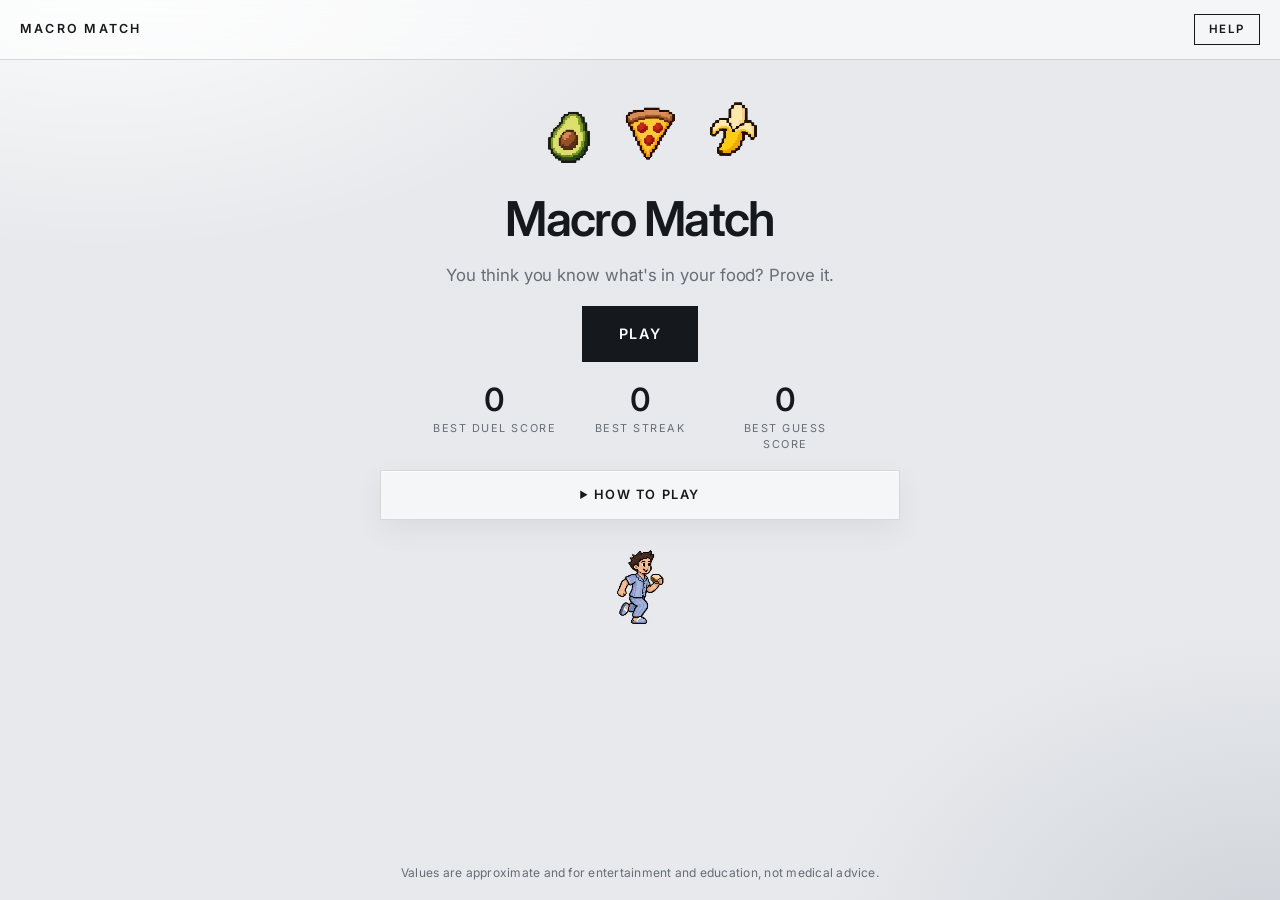
<file: index.html>
<!doctype html>
<html lang="en">
  <head>
    <meta charset="utf-8" />
    <meta name="viewport" content="width=device-width, initial-scale=1" />
    <title>Macro Match</title>
    <meta
      name="description"
      content="A quick game that teaches you the nutrition facts of everyday foods."
    />
    <link
      rel="icon"
      href="data:image/svg+xml,%3Csvg xmlns='http://www.w3.org/2000/svg' viewBox='0 0 100 100'%3E%3Ctext y='.9em' font-size='90'%3E%F0%9F%A5%91%3C/text%3E%3C/svg%3E"
    />
    <link rel="preconnect" href="https://fonts.googleapis.com" />
    <link rel="preconnect" href="https://fonts.gstatic.com" crossorigin />
    <link
      rel="stylesheet"
      href="https://fonts.googleapis.com/css2?family=Inter:wght@400;500;600&amp;display=swap"
    />
    <link rel="stylesheet" href="css/styles.css" />
  </head>
  <body>
    <header class="site-header">
      <a id="home-link" class="brand" href="#">Macro Match</a>
      <button
        id="help-btn"
        class="help-btn"
        type="button"
        aria-haspopup="dialog"
      >
        Help
      </button>
    </header>

    <dialog id="help-dialog" class="help-dialog" aria-labelledby="help-title">
      <h2 id="help-title">How to play</h2>
      <p>
        <strong>More / Less:</strong> two foods, numbers hidden. Click the one
        you think has more. One miss and it's over. Each correct pick scores
        100–200 (more for close calls), and your streak multiplies it up to ×2.
      </p>
      <p>
        <strong>Guess the Value:</strong> type your best guess for 5 foods.
        Points curve with accuracy: 10% off earns about 810, 50% off only 250.
        Within 15% adds a bonus, within 5% a bigger one, and an exact guess
        +500. Stay within 20% on back-to-back foods for a ×1.25, then ×1.5 hot
        streak.
      </p>
      <p>
        <strong>Cuisines:</strong> pick a cuisine on the setup screen to play
        with whole dishes. Tap the <em>i</em> on a high fat, carb, sodium or
        sugar dish for lighter ways to cook it.
      </p>
      <p>All numbers are for a typical serving, shown on every card.</p>
      <form method="dialog">
        <button class="btn btn-primary" value="close">Got it</button>
      </form>
    </dialog>

    <main id="app" tabindex="-1">
      <section class="screen center" id="boot">
        <h1>Macro Match</h1>
        <p>Loading&hellip;</p>
        <p class="boot-hint">
          If this message stays, the page was opened as a file. Run
          <code>serve.ps1</code> and visit <code>http://localhost:8080/</code>.
        </p>
      </section>
    </main>

    <footer class="site-footer">
      Values are approximate and for entertainment and education, not medical
      advice.
    </footer>

    <script type="module" src="js/main.js"></script>
  </body>
</html>
</file>
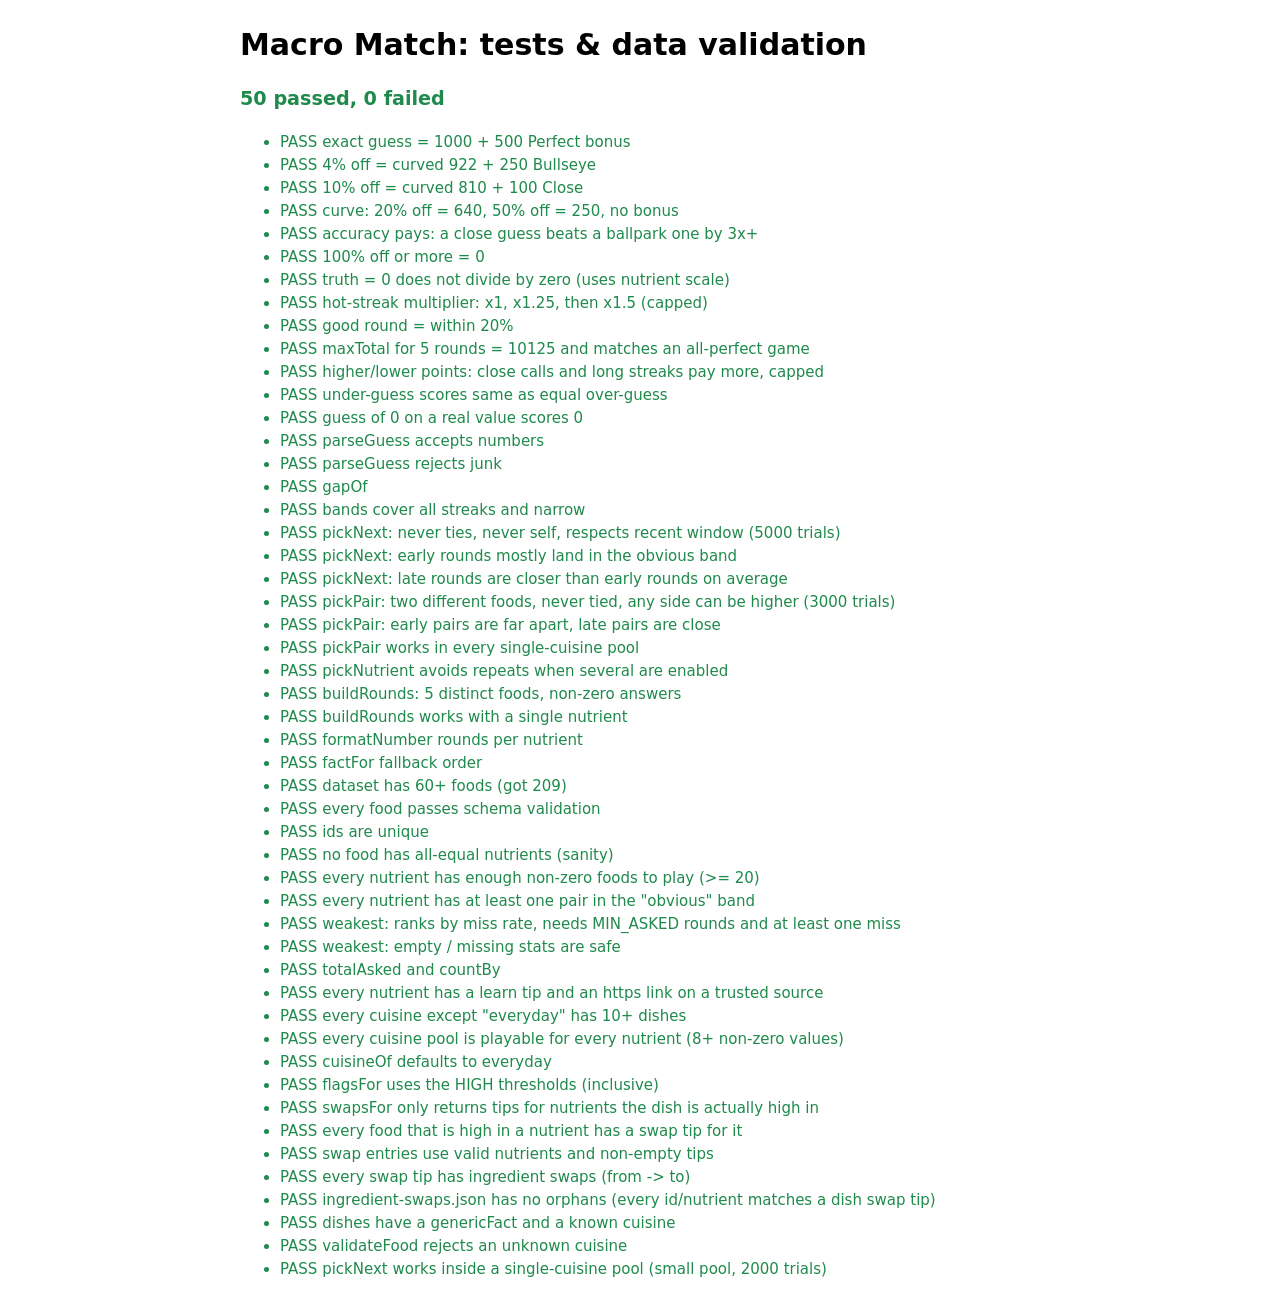
<file: tests/index.html>
<!doctype html>
<html lang="en">
  <head>
    <meta charset="utf-8" />
    <meta name="viewport" content="width=device-width, initial-scale=1" />
    <title>Macro Match tests</title>
    <style>
      body {
        font:
          15px/1.4 system-ui,
          sans-serif;
        max-width: 800px;
        margin: 24px auto;
        padding: 0 16px;
      }
      .pass {
        color: #1f8a4c;
      }
      .fail {
        color: #c0392b;
        font-weight: 700;
      }
      .warn {
        color: #b8860b;
      }
      li {
        margin: 2px 0;
      }
      #summary {
        font-size: 1.2rem;
        font-weight: 800;
      }
    </style>
  </head>
  <body>
    <h1>Macro Match: tests &amp; data validation</h1>
    <p id="summary">Running&hellip;</p>
    <ul id="out"></ul>
    <script type="module" src="tests.js"></script>
  </body>
</html>
</file>
<file: css/styles.css>
/* Macro Match: minimalist. Light grey, translucent glass panels, square corners. */
:root {
  --bg: #e7e9ec;
  --ink: #15181c;
  --muted: #666d75;
  --line: rgb(21 24 28 / 0.16);
  --line-strong: #15181c;
  --panel: rgb(255 255 255 / 0.58);
  --panel-hover: rgb(255 255 255 / 0.78);
  --panel-edge: rgb(255 255 255 / 0.85);
  --good: #2b7a4b;
  --good-tint: rgb(43 122 75 / 0.12);
  --bad: #b03a30;
  --bad-tint: rgb(176 58 48 / 0.11);
  --focus: #15181c;
  --shadow:
    0 1px 0 rgb(255 255 255 / 0.7) inset, 0 10px 30px rgb(21 24 28 / 0.06);
  --font: "Inter", "Helvetica Neue", Helvetica, Arial, system-ui, sans-serif;
}

* {
  box-sizing: border-box;
  border-radius: 0;
}

html {
  -webkit-text-size-adjust: 100%;
}

body {
  margin: 0;
  min-height: 100vh;
  display: flex;
  flex-direction: column;
  color: var(--ink);
  font: 400 16px/1.5 var(--font);
  letter-spacing: -0.005em;
  background:
    radial-gradient(900px 520px at 8% -8%, #ffffff 0%, transparent 62%),
    radial-gradient(760px 520px at 100% 105%, #cfd3d9 0%, transparent 60%),
    var(--bg);
  background-attachment: fixed;
}

:focus-visible {
  outline: 2px solid var(--focus);
  outline-offset: 2px;
}
[tabindex="-1"]:focus {
  outline: none;
}

.sr-only {
  position: absolute;
  width: 1px;
  height: 1px;
  padding: 0;
  margin: -1px;
  overflow: hidden;
  clip: rect(0 0 0 0);
  white-space: nowrap;
  border: 0;
}

/* Glass surface shared by every panel */
.food-card,
.mode-card,
.chip,
.howto,
.recap-item,
.fact,
.swap-panel,
.site-header {
  background: var(--panel);
  -webkit-backdrop-filter: blur(16px) saturate(1.1);
  backdrop-filter: blur(16px) saturate(1.1);
}
.food-card,
.mode-card,
.chip,
.howto,
.recap-item,
.swap-panel {
  border: 1px solid var(--panel-edge);
  outline: 1px solid var(--line);
  outline-offset: -1px;
  box-shadow: var(--shadow);
}

/* Layout */
.site-header {
  position: sticky;
  top: 0;
  z-index: 5;
  padding: 14px 20px;
  border-bottom: 1px solid var(--line);
  display: flex;
  align-items: center;
  justify-content: space-between;
}
.help-btn {
  font: inherit;
  font-size: 0.72rem;
  font-weight: 600;
  letter-spacing: 0.14em;
  text-transform: uppercase;
  color: var(--ink);
  background: transparent;
  border: 1px solid var(--line-strong);
  padding: 6px 14px;
  cursor: pointer;
  border-radius: 0;
}
.help-btn:hover {
  background: var(--ink);
  color: #fff;
}
.help-dialog {
  max-width: 440px;
  width: calc(100% - 40px);
  padding: 24px;
  border: 1px solid var(--line-strong);
  border-radius: 0;
  color: var(--ink);
  background: rgba(255, 255, 255, 0.92);
  -webkit-backdrop-filter: blur(16px);
  backdrop-filter: blur(16px);
  box-shadow: var(--shadow);
}
.help-dialog::backdrop {
  background: rgba(0, 0, 0, 0.25);
}
.help-dialog h2 {
  margin: 0 0 12px;
  font-size: 1.1rem;
}
.help-dialog p {
  margin: 0 0 10px;
  font-size: 0.92rem;
  line-height: 1.5;
}
.help-dialog form {
  margin-top: 16px;
}
.brand {
  color: var(--ink);
  text-decoration: none;
  font-size: 0.78rem;
  font-weight: 600;
  letter-spacing: 0.18em;
  text-transform: uppercase;
}
#app {
  flex: 1;
  width: 100%;
  max-width: 780px;
  margin: 0 auto;
  padding: 24px 20px 32px;
}
.site-footer {
  padding: 18px 20px;
  text-align: center;
  font-size: 0.75rem;
  color: var(--muted);
  letter-spacing: 0.02em;
}

.screen {
  display: flex;
  flex-direction: column;
  gap: 18px;
}
.screen.center {
  align-items: center;
  text-align: center;
}
h1 {
  margin: 8px 0 0;
  font-size: clamp(2rem, 7vw, 3rem);
  font-weight: 600;
  line-height: 1.05;
  letter-spacing: -0.035em;
}
h2,
h3 {
  font-weight: 600;
  letter-spacing: -0.01em;
}
.section-title {
  margin: 10px 0 -4px;
  font-size: 0.7rem;
  font-weight: 600;
  color: var(--muted);
  text-transform: uppercase;
  letter-spacing: 0.16em;
}
.section-head {
  display: flex;
  justify-content: space-between;
  align-items: baseline;
  flex-wrap: wrap;
  gap: 8px 16px;
  margin: 10px 0 -4px;
}
.section-head .section-title {
  margin: 0;
}
.bulk-actions {
  display: flex;
  gap: 14px;
}
.link-btn {
  appearance: none;
  background: none;
  border: none;
  padding: 0;
  font: inherit;
  font-size: 0.68rem;
  font-weight: 600;
  letter-spacing: 0.1em;
  text-transform: uppercase;
  color: var(--muted);
  text-decoration: underline;
  text-underline-offset: 2px;
  cursor: pointer;
}
.link-btn:hover {
  color: var(--ink);
}
.tagline {
  margin: 0;
  color: var(--muted);
  font-size: 1.05rem;
  font-weight: 400;
}
.logo {
  display: flex;
  justify-content: center;
  gap: 10px;
  margin: 12px auto 0;
}
.logo-icon {
  width: 72px;
  height: 72px;
  background-image: url("../assets/home-logo-sprite.webp");
  background-repeat: no-repeat;
  background-size: 576px 216px; /* 8 frames * 72px wide, 3 rows * 72px tall */
  image-rendering: pixelated;
  animation: sprite-play 1.4s steps(8) infinite;
}
.logo-icon.avocado {
  background-position-y: 0;
}
.logo-icon.pizza {
  background-position-y: -72px;
  animation-delay: -0.45s;
}
.logo-icon.banana {
  background-position-y: -144px;
  animation-delay: -0.9s;
}
@keyframes sprite-play {
  from {
    background-position-x: 0;
  }
  to {
    background-position-x: -576px;
  }
}
@media (prefers-reduced-motion: reduce) {
  .logo-icon {
    animation: none;
  }
}

/* In-game companion (reacts to round results) */
.companion-wrap {
  display: flex;
  justify-content: center;
  margin: 2px 0 6px;
}
.companion {
  width: 63px;
  height: 126px;
  background-image: url("../assets/companion-sprite.webp");
  background-repeat: no-repeat;
  background-size: 504px 252px; /* 8 cols * 63px, 2 rows * 126px */
  image-rendering: pixelated;
}

/* Home screen runner animation (hidden while "How to play" is open) */
.street-scene {
  display: flex;
  justify-content: center;
  margin: 6px auto 0;
}
.street-runner {
  width: 84px;
  height: 84px;
  background-image: url("../assets/runner-sprite.webp");
  background-repeat: no-repeat;
  background-size: 504px 168px; /* 6 cols * 84px, 2 rows * 84px */
  image-rendering: pixelated;
}

/* Buttons: square, hairline */
.btn {
  appearance: none;
  font: inherit;
  font-size: 0.8rem;
  font-weight: 600;
  letter-spacing: 0.12em;
  text-transform: uppercase;
  cursor: pointer;
  min-height: 46px;
  padding: 10px 24px;
  border: 1px solid var(--line-strong);
  background: transparent;
  color: var(--ink);
  transition:
    background 0.15s,
    color 0.15s;
}
.btn:hover:not(:disabled) {
  background: var(--ink);
  color: #fff;
}
.btn:disabled {
  opacity: 0.4;
  cursor: default;
}
.btn-primary {
  background: var(--ink);
  color: #fff;
}
.btn-primary:hover:not(:disabled) {
  background: #000;
}
.btn.big {
  min-height: 56px;
  font-size: 0.9rem;
  padding: 12px 36px;
}
.actions {
  display: flex;
  gap: 12px;
  justify-content: center;
}
.actions.wrap {
  flex-wrap: wrap;
}
.actions .btn.big {
  flex: 1;
  max-width: 240px;
}

/* Home */
.bests {
  display: grid;
  grid-template-columns: repeat(3, minmax(0, 1fr));
  gap: 4px 16px;
  width: 100%;
  max-width: 420px;
  margin: 4px auto 0;
}
.bests div {
  display: flex;
  flex-direction: column;
  align-items: center;
}
.bests strong {
  font-size: 2rem;
  line-height: 1;
  font-weight: 600;
  font-variant-numeric: tabular-nums;
}
.bests span {
  font-size: 0.68rem;
  color: var(--muted);
  text-transform: uppercase;
  letter-spacing: 0.14em;
  margin-top: 4px;
  text-align: center;
}
.howto {
  max-width: 520px;
  width: 100%;
  text-align: center;
  padding: 14px 18px;
}
.howto summary {
  cursor: pointer;
  font-weight: 600;
  font-size: 0.8rem;
  letter-spacing: 0.12em;
  text-transform: uppercase;
}
.howto p {
  margin: 10px 0 0;
  color: var(--muted);
  font-size: 0.95rem;
}
.howto strong {
  color: var(--ink);
}
.boot-hint {
  color: var(--muted);
  font-size: 0.85rem;
}

/* Mode select */
.mode-grid {
  display: grid;
  gap: 14px;
  grid-template-columns: 1fr 1fr;
}
.mode-card {
  appearance: none;
  font: inherit;
  color: inherit;
  cursor: pointer;
  text-align: left;
  display: flex;
  flex-direction: column;
  gap: 6px;
  padding: 22px;
  transition: background 0.15s;
}
.mode-card:hover {
  background: var(--panel-hover);
  outline-color: var(--line-strong);
}
.mode-card.done {
  cursor: default;
  opacity: 0.6;
}
.mode-title {
  font-weight: 600;
  font-size: 1.1rem;
  letter-spacing: -0.01em;
}
.mode-text {
  color: var(--muted);
  font-size: 0.92rem;
}
.chips {
  display: grid;
  grid-template-columns: 1fr 1fr;
  gap: 10px;
}
.chip {
  display: flex;
  align-items: center;
  gap: 12px;
  padding: 11px 14px;
  min-height: 54px;
  cursor: pointer;
  transition: background 0.15s;
}
.chip:hover {
  background: var(--panel-hover);
}
.chip:has(input:checked) {
  outline-color: var(--line-strong);
}
.chip input {
  appearance: none;
  flex: none;
  width: 18px;
  height: 18px;
  margin: 0;
  border: 1px solid var(--line-strong);
  background: transparent;
  display: grid;
  place-content: center;
  cursor: pointer;
}
.chip input::after {
  content: "";
  width: 8px;
  height: 8px;
  background: #fff;
  transform: scale(0);
  transition: transform 0.1s;
}
.chip input:checked {
  background: var(--ink);
}
.chip input:checked::after {
  transform: scale(1);
}
.chip strong {
  font-weight: 600;
  font-size: 0.95rem;
}
.chip small {
  display: block;
  color: var(--muted);
  font-size: 0.78rem;
}
.form-note {
  min-height: 1.4em;
  margin: 0;
  color: var(--muted);
  font-size: 0.85rem;
}

/* HUD */
.hud {
  display: flex;
  justify-content: space-between;
  margin-bottom: 6px;
  color: var(--muted);
  font-size: 0.7rem;
  font-weight: 600;
  text-transform: uppercase;
  letter-spacing: 0.16em;
}
.hud strong {
  color: var(--ink);
  font-size: 1.1rem;
  letter-spacing: -0.01em;
  font-variant-numeric: tabular-nums;
}

/* Duel (More/Less) */
.prompt {
  margin: 6px 0 14px;
  font-size: 1.15rem;
  font-weight: 400;
  text-align: center;
}
.prompt strong {
  font-weight: 600;
}
.duel {
  display: grid;
  grid-template-columns: 1fr auto 1fr;
  gap: 10px;
  align-items: stretch;
  margin-bottom: 18px;
}
.vs {
  align-self: center;
  font-weight: 600;
  color: var(--muted);
  font-size: 0.7rem;
  letter-spacing: 0.2em;
}
.food-card {
  position: relative;
  display: flex;
  flex-direction: column;
  align-items: center;
  text-align: center;
  gap: 2px;
  padding: 22px 12px 18px;
  transition:
    background 0.2s,
    outline-color 0.2s;
}
.food-card.correct {
  background: var(--good-tint);
  outline: 2px solid var(--good);
  outline-offset: -2px;
}
.food-card.wrong {
  background: var(--bad-tint);
  outline: 2px solid var(--bad);
  outline-offset: -2px;
  animation: shake 0.4s;
}
.emoji {
  font-size: clamp(3rem, 14vw, 4.2rem);
  line-height: 1.1;
}
.food-img {
  width: 4.5rem;
  height: 4.5rem;
  object-fit: contain;
}
.cuisine-tag {
  margin: 6px 0 0;
  font-size: 0.62rem;
  font-weight: 600;
  letter-spacing: 0.16em;
  text-transform: uppercase;
  color: var(--muted);
}
.food-name {
  margin: 4px 0 0;
  font-size: 1.05rem;
  font-weight: 600;
}
.serving {
  margin: 0;
  color: var(--muted);
  font-size: 0.8rem;
}
.value {
  margin: 12px 0 0;
}
.value .num {
  font-size: clamp(1.9rem, 8vw, 2.6rem);
  font-weight: 600;
  letter-spacing: -0.03em;
  line-height: 1;
  font-variant-numeric: tabular-nums;
}
.value .unit {
  display: block;
  margin-top: 2px;
  color: var(--muted);
  font-size: 0.72rem;
  text-transform: uppercase;
  letter-spacing: 0.12em;
}

/* Clickable tiles (More/Less) */
.prompt-sub {
  margin: -8px 0 16px;
  text-align: center;
  color: var(--muted);
  font-size: 0.7rem;
  font-weight: 600;
  text-transform: uppercase;
  letter-spacing: 0.16em;
}
.food-card.tile {
  cursor: pointer;
  user-select: none;
}
.food-card.tile:hover,
.food-card.tile:focus-visible {
  transform: translateY(-5px);
  background: var(--panel-hover);
  outline: 2px solid var(--ink);
  outline-offset: -2px;
  box-shadow:
    0 1px 0 rgb(255 255 255 / 0.8) inset,
    0 18px 36px rgb(21 24 28 / 0.14);
}
.food-card.tile:active {
  transform: translateY(-2px);
}
.food-card.tile .emoji {
  transition: transform 0.18s ease;
}
.food-card.tile:hover .emoji,
.food-card.tile:focus-visible .emoji {
  transform: scale(1.1);
}
.food-card.picked:not(.correct):not(.wrong) {
  outline: 2px solid var(--ink);
  outline-offset: -2px;
}
.food-card.locked {
  cursor: default;
}

/* Info button (cooking swaps) */
.info-btn {
  appearance: none;
  position: absolute;
  top: 8px;
  right: 8px;
  width: 28px;
  height: 28px;
  padding: 0;
  cursor: pointer;
  font:
    italic 600 1rem/1 Georgia,
    "Times New Roman",
    serif;
  color: var(--ink);
  border: 1px solid var(--line-strong);
  background: rgb(255 255 255 / 0.5);
  transition:
    background 0.15s,
    color 0.15s;
}
.info-btn:hover,
.info-btn[aria-expanded="true"] {
  background: var(--ink);
  color: #fff;
}

/* Reveal */
.reveal {
  display: flex;
  flex-direction: column;
  gap: 14px;
  align-items: stretch;
  margin-top: 6px;
}
.reveal:empty {
  display: none;
}
.reveal > .btn {
  align-self: center;
}
.verdict {
  margin: 0;
  text-align: center;
  font-weight: 600;
  font-size: 1.2rem;
  letter-spacing: -0.01em;
}
.verdict.good {
  color: var(--good);
}
.verdict.bad {
  color: var(--bad);
}
.compare {
  margin: 0;
  text-align: center;
  color: var(--muted);
  font-size: 0.92rem;
}
.fact {
  padding: 14px 18px;
  border-left: 2px solid var(--ink);
}
.fact p {
  margin: 4px 0 0;
}
.fact-label,
.recap-tag {
  font-size: 0.65rem;
  font-weight: 600;
  text-transform: uppercase;
  letter-spacing: 0.16em;
  color: var(--muted);
}

/* Cooking swaps */
.swap-hint {
  margin: 0;
  font-size: 0.88rem;
  color: var(--muted);
}
.swap-hint b {
  color: var(--ink);
  font:
    italic 700 1rem Georgia,
    serif;
}
.swap-box:empty {
  display: none;
}
.swap-panel {
  padding: 16px 18px;
}
.swap-panel h3 {
  margin: 0 0 10px;
  font-size: 0.95rem;
}
.swap-panel ul {
  margin: 0;
  padding: 0;
  list-style: none;
  display: flex;
  flex-direction: column;
  gap: 12px;
}
.swap-panel li {
  display: flex;
  flex-direction: column;
  gap: 2px;
  padding-left: 12px;
  border-left: 2px solid var(--ink);
  font-size: 0.93rem;
}
.swap-panel li strong {
  font-size: 0.65rem;
  font-weight: 600;
  text-transform: uppercase;
  letter-spacing: 0.16em;
  color: var(--muted);
}
.swap-note {
  margin: 12px 0 0;
  font-size: 0.75rem;
  color: var(--muted);
}
.ing {
  display: flex;
  flex-direction: column;
  gap: 4px;
  margin-top: 8px;
}
.ing-title {
  font-size: 0.62rem;
  font-weight: 600;
  text-transform: uppercase;
  letter-spacing: 0.16em;
  color: var(--muted);
}
.ing-row {
  display: grid;
  grid-template-columns: 1fr auto 1fr;
  gap: 10px;
  align-items: baseline;
  padding: 6px 10px;
  font-size: 0.85rem;
  background: rgb(21 24 28 / 0.05);
}
.ing-row .from {
  color: var(--muted);
}
.ing-row .arrow {
  color: var(--ink);
  font-weight: 600;
}
.ing-row .to {
  font-weight: 500;
}

/* Guess the value */
.guess-card {
  display: flex;
  flex-direction: column;
  gap: 10px;
}
.guess-card .food-card {
  padding: 26px 20px 20px;
}
.guess-form {
  display: flex;
  flex-direction: column;
  gap: 10px;
  align-items: stretch;
  width: fit-content;
  max-width: 100%;
  margin: 0 auto;
}
.guess-form .btn.big {
  width: 100%;
  max-width: none;
  min-height: 66px;
  padding: 12px;
}
.guess-form {
  display: grid;
  grid-template-columns: auto auto;
  column-gap: 12px;
  row-gap: 10px;
  justify-content: center;
  width: auto;
}
.guess-form .guess-row {
  display: contents;
}
.guess-row .guess-unit {
  align-self: center;
}
.guess-form .error {
  grid-column: 1 / -1;
  text-align: center;
}
.guess-form .btn.big {
  grid-column: 1;
  width: 0;
  min-width: 100%;
  padding-left: 0;
  padding-right: 0;
}
.guess-row {
  display: flex;
  align-items: baseline;
  gap: 12px;
}
.guess-input {
  width: 9ch;
  font: inherit;
  font-size: 2rem;
  font-weight: 600;
  text-align: center;
  padding: 8px;
  color: var(--ink);
  background: var(--panel);
  border: 1px solid var(--line-strong);
  -webkit-backdrop-filter: blur(16px);
  backdrop-filter: blur(16px);
  font-variant-numeric: tabular-nums;
}
.guess-input:focus {
  outline: 2px solid var(--ink);
  outline-offset: 2px;
}
.guess-unit {
  font-weight: 600;
  color: var(--muted);
  font-size: 0.8rem;
  text-transform: uppercase;
  letter-spacing: 0.14em;
}
.error {
  min-height: 1.3em;
  margin: 0;
  color: var(--bad);
  font-weight: 500;
  font-size: 0.9rem;
}
.truth {
  margin: 0;
  text-align: center;
  font-size: 0.8rem;
  text-transform: uppercase;
  letter-spacing: 0.14em;
  color: var(--muted);
}
.truth .num {
  font-size: 2.4rem;
  font-weight: 600;
  color: var(--ink);
  letter-spacing: -0.03em;
  font-variant-numeric: tabular-nums;
}
.bars {
  display: flex;
  flex-direction: column;
  gap: 10px;
}
.bar-row {
  display: grid;
  grid-template-columns: 56px 1fr auto;
  gap: 10px;
  align-items: center;
  font-size: 0.8rem;
}
.bar-label {
  text-transform: uppercase;
  letter-spacing: 0.12em;
  font-size: 0.65rem;
  font-weight: 600;
  color: var(--muted);
}
.bar-track {
  background: rgb(21 24 28 / 0.08);
  height: 10px;
}
.bar {
  height: 100%;
  transition: width 0.5s ease;
}
.bar-you {
  background: #9aa0a8;
}
.bar-truth {
  background: var(--ink);
}
.bar-val {
  font-variant-numeric: tabular-nums;
  font-weight: 600;
}

/* Results */
.big-score {
  display: flex;
  flex-direction: column;
  align-items: center;
}
.big-score strong {
  font-size: clamp(3.5rem, 18vw, 5.5rem);
  line-height: 1;
  font-weight: 600;
  letter-spacing: -0.05em;
  font-variant-numeric: tabular-nums;
}
.big-score span {
  color: var(--muted);
  font-size: 0.7rem;
  text-transform: uppercase;
  letter-spacing: 0.16em;
  margin-top: 4px;
}
.best-line {
  margin: 0;
  font-weight: 600;
  font-size: 0.85rem;
  text-transform: uppercase;
  letter-spacing: 0.1em;
}
.daily-note {
  margin: -4px 0 0;
  color: var(--good);
  font-weight: 600;
  font-size: 0.85rem;
}
.round-dots {
  display: flex;
  flex-wrap: wrap;
  gap: 8px 16px;
  justify-content: center;
  margin: 0;
  font-variant-numeric: tabular-nums;
  font-size: 0.9rem;
}
.recap {
  width: 100%;
  text-align: left;
  display: flex;
  flex-direction: column;
  gap: 10px;
}
.recap-item {
  display: flex;
  gap: 16px;
  align-items: flex-start;
  padding: 14px 16px;
}
.recap-emoji {
  font-size: 1.9rem;
}
.recap-item h3 {
  margin: 0;
  font-size: 0.98rem;
}
.recap-item p {
  margin: 2px 0 0;
  color: var(--muted);
  font-size: 0.93rem;
}
.recap-tag {
  margin: 0 0 2px !important;
}
/* Results: food list */
.seq,
.stats {
  width: 100%;
  text-align: left;
  display: flex;
  flex-direction: column;
  gap: 12px;
}
.seq-actions {
  display: flex;
  align-items: center;
  gap: 16px;
  flex-wrap: wrap;
}
.seq-note {
  margin: 0;
  color: var(--muted);
  font-size: 0.85rem;
}
.seq-list {
  list-style: none;
  margin: 0;
  padding: 0;
  display: flex;
  flex-direction: column;
  gap: 10px;
}
.seq-item {
  background: var(--panel);
  -webkit-backdrop-filter: blur(16px);
  backdrop-filter: blur(16px);
  border: 1px solid var(--panel-edge);
  outline: 1px solid var(--line);
  outline-offset: -1px;
  box-shadow: var(--shadow);
  padding: 12px 14px;
}
.seq-head {
  display: flex;
  gap: 14px;
  align-items: center;
}
.seq-emoji {
  font-size: 2rem;
  line-height: 1;
  flex: none;
}
.seq-info {
  flex: 1;
  min-width: 0;
  display: flex;
  flex-direction: column;
  gap: 1px;
}
.seq-info strong {
  font-weight: 600;
}
.seq-info small {
  color: var(--muted);
  font-size: 0.78rem;
}
.seq-cuisine {
  margin-left: 8px;
  font-size: 0.6rem;
  font-weight: 600;
  text-transform: uppercase;
  letter-spacing: 0.14em;
  color: var(--muted);
}
.seq-asked {
  font-size: 0.82rem;
  font-variant-numeric: tabular-nums;
}
.flags {
  display: flex;
  flex-wrap: wrap;
  gap: 6px;
  margin-top: 4px;
}
.flag {
  font-size: 0.6rem;
  font-weight: 600;
  text-transform: uppercase;
  letter-spacing: 0.12em;
  padding: 2px 6px;
  border: 1px solid var(--line-strong);
}
.seq-ok {
  flex: none;
  font-size: 0.65rem;
  font-weight: 600;
  text-transform: uppercase;
  letter-spacing: 0.12em;
  color: var(--muted);
  text-align: right;
}
.seq-panel {
  margin-top: 12px;
}
.seq-panel[hidden] {
  display: none;
}
.seq-panel .swap-panel {
  box-shadow: none;
}
.btn-small {
  flex: none;
  min-height: 36px;
  padding: 6px 14px;
  font-size: 0.68rem;
}

/* Results: trouble spots */
.stat-run {
  margin: 0;
  font-size: 0.85rem;
  color: var(--muted);
}
.stat-main {
  margin: 0;
  font-size: 1.05rem;
}
.stat-main strong {
  font-weight: 600;
}
.stat-label {
  width: 100%;
}
.stats .bar-row {
  grid-template-columns: 110px 1fr auto;
}
.bar-miss {
  background: var(--bad);
}
.improve {
  display: flex;
  flex-direction: column;
  gap: 6px;
  padding: 14px 18px;
  background: var(--panel);
  border-left: 2px solid var(--ink);
  -webkit-backdrop-filter: blur(16px);
  backdrop-filter: blur(16px);
}
.improve p {
  margin: 0;
}
.improve-title {
  font-size: 0.65rem;
  font-weight: 600;
  text-transform: uppercase;
  letter-spacing: 0.16em;
  color: var(--muted);
}
.improve-link {
  align-self: flex-start;
  color: var(--ink);
  font-weight: 600;
  text-decoration: underline;
  text-underline-offset: 3px;
}
.improve-link:hover {
  background: var(--ink);
  color: #fff;
  text-decoration: none;
}
.improve-note {
  font-size: 0.72rem;
  color: var(--muted);
}

.share-out {
  width: 100%;
  max-width: 520px;
  font: inherit;
  padding: 10px;
  border: 1px solid var(--line-strong);
  background: var(--panel);
  color: var(--ink);
}

@keyframes shake {
  25% {
    transform: translateX(-5px);
  }
  75% {
    transform: translateX(5px);
  }
}

@media (max-width: 480px) {
  #app {
    padding: 18px 14px 28px;
  }
  .mode-grid {
    grid-template-columns: 1fr;
  }
  .chips {
    grid-template-columns: 1fr;
  }
  .duel {
    gap: 4px;
  }
  .food-card {
    padding: 20px 6px 14px;
  }
  .actions .btn.big {
    padding: 12px 16px;
  }
  .seq-head {
    flex-wrap: wrap;
  }
  .seq-head .btn-small,
  .seq-ok {
    margin-left: 46px;
  }
  .stats .bar-row {
    grid-template-columns: 90px 1fr auto;
  }
  .ing-row {
    grid-template-columns: 1fr;
    gap: 2px;
  }
  .ing-row .arrow {
    transform: rotate(90deg);
    justify-self: start;
  }
}

@media (prefers-reduced-motion: reduce) {
  * {
    animation: none !important;
    transition: none !important;
  }
}
</file>
